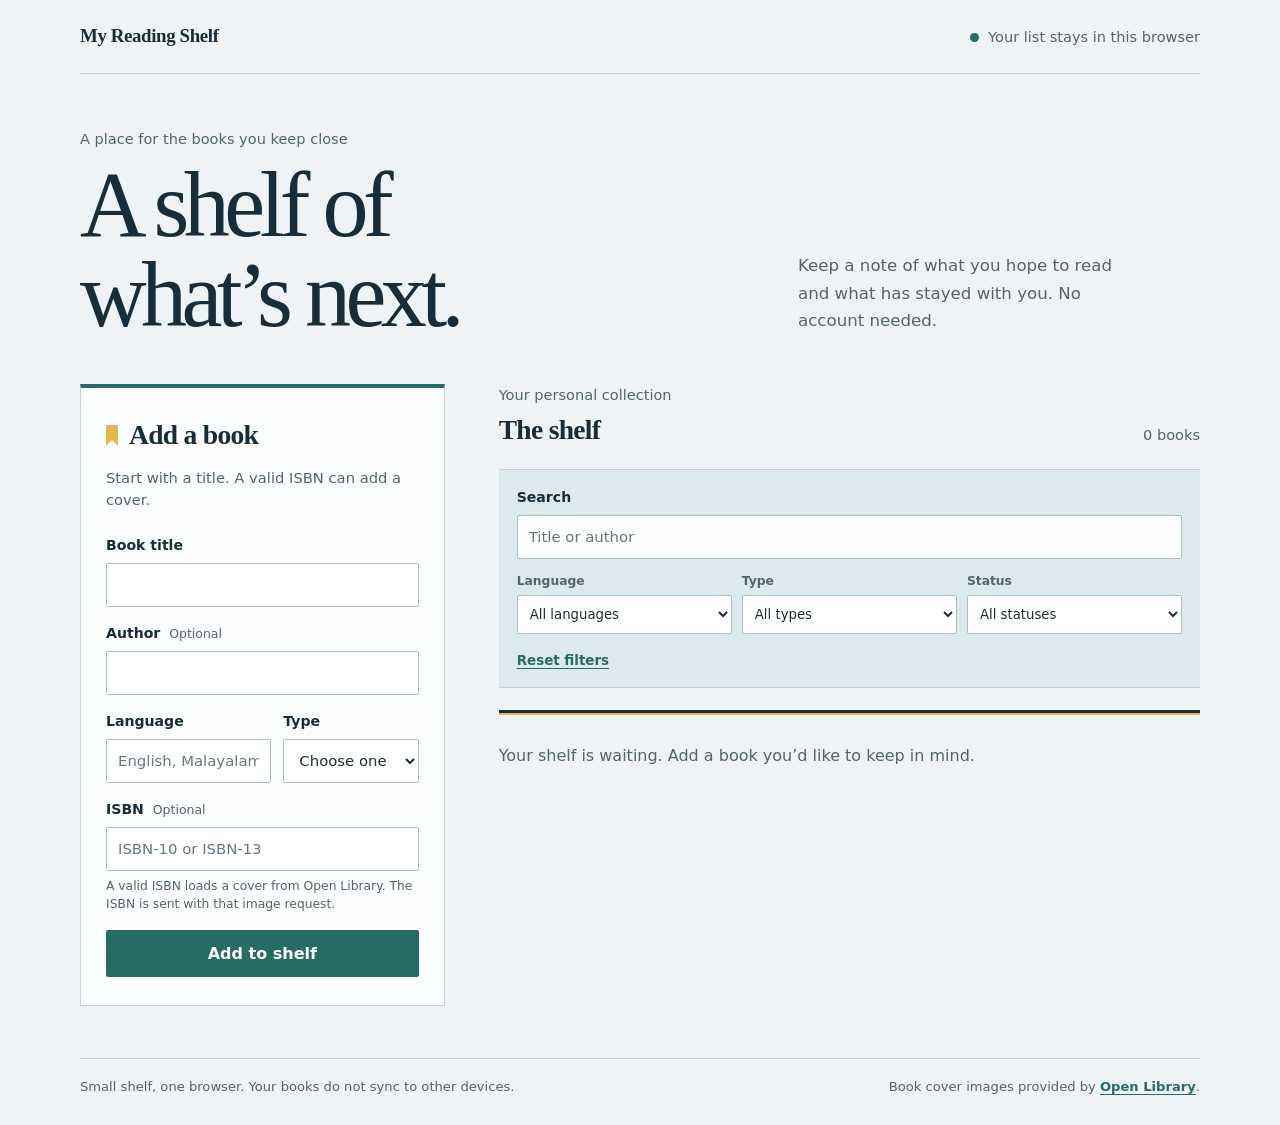
<file: index.html>
<!doctype html>
<html lang="en">
  <head>
    <meta charset="utf-8">
    <meta name="viewport" content="width=device-width, initial-scale=1">
    <meta name="theme-color" content="#eef4f6">
    <meta name="description" content="A small, personal shelf for books you want to read and books you have finished.">
    <title>My Reading Shelf</title>
    <link rel="stylesheet" href="styles.css">
    <script src="src/books.js" defer></script>
    <script src="src/cover-limits.js" defer></script>
    <script src="src/app.js" defer></script>
  </head>
  <body>
    <main class="page-shell">
      <header class="site-header">
        <a class="wordmark" href="#top" aria-label="My Reading Shelf home">My Reading Shelf</a>
        <span class="local-note">Your list stays in this browser</span>
      </header>

      <section class="intro" id="top" aria-labelledby="page-title">
        <div>
          <p class="intro-line">A place for the books you keep close</p>
          <h1 id="page-title">A shelf of<br>what’s next.</h1>
        </div>
        <p class="intro-copy">Keep a note of what you hope to read and what has stayed with you. No account needed.</p>
      </section>

      <p id="notice" class="notice" role="status" aria-live="polite" hidden></p>

      <div class="workspace">
        <section class="entry-panel" aria-labelledby="entry-title">
          <div class="section-heading">
            <span class="bookmark-mark" aria-hidden="true"></span>
            <h2 id="entry-title">Add a book</h2>
          </div>
          <p class="panel-copy">Start with a title. A valid ISBN can add a cover.</p>

          <form id="book-form" novalidate>
            <div class="field">
              <label for="title">Book title</label>
              <input id="title" name="title" type="text" autocomplete="off" maxlength="200" required>
            </div>
            <div class="field">
              <label for="author">Author <span class="optional">Optional</span></label>
              <input id="author" name="author" type="text" autocomplete="off" maxlength="120">
            </div>
            <div class="field-row">
              <div class="field">
                <label for="language">Language</label>
                <input id="language" name="language" type="text" autocomplete="off" maxlength="40" placeholder="English, Malayalam…" required>
              </div>
              <div class="field">
                <label for="type">Type</label>
                <select id="type" name="type" required>
                  <option value="">Choose one</option>
                  <option value="Fiction">Fiction</option>
                  <option value="Nonfiction">Nonfiction</option>
                </select>
              </div>
            </div>
            <div class="field">
              <label for="isbn">ISBN <span class="optional">Optional</span></label>
              <input id="isbn" name="isbn" type="text" inputmode="numeric" autocomplete="off" maxlength="24" placeholder="ISBN-10 or ISBN-13">
              <small class="field-help">A valid ISBN loads a cover from Open Library. The ISBN is sent with that image request.</small>
            </div>
            <button class="primary-button" type="submit">Add to shelf</button>
          </form>
        </section>

        <section class="shelf-panel" aria-labelledby="shelf-title">
          <div class="shelf-topline">
            <div>
              <p class="intro-line">Your personal collection</p>
              <h2 id="shelf-title">The shelf</h2>
            </div>
            <p id="book-count" class="book-count" aria-live="polite">0 books</p>
          </div>

          <div class="filter-panel" role="group" aria-label="Find a book">
            <div class="field search-field">
              <label for="search">Search</label>
              <input id="search" type="search" placeholder="Title or author">
            </div>
            <div class="filter-row">
              <div class="field">
                <label for="filter-language">Language</label>
                <select id="filter-language">
                  <option value="">All languages</option>
                </select>
              </div>
              <div class="field">
                <label for="filter-type">Type</label>
                <select id="filter-type">
                  <option value="">All types</option>
                  <option value="Fiction">Fiction</option>
                  <option value="Nonfiction">Nonfiction</option>
                </select>
              </div>
              <div class="field">
                <label for="filter-status">Status</label>
                <select id="filter-status">
                  <option value="">All statuses</option>
                  <option value="Want to read">Want to read</option>
                  <option value="Finished">Finished</option>
                </select>
              </div>
            </div>
            <button id="reset-filters" class="text-button" type="button">Reset filters</button>
          </div>

          <div class="shelf-rule" aria-hidden="true"></div>
          <p id="empty-state" class="empty-state">Your shelf is waiting. Add a book you’d like to keep in mind.</p>
          <p id="no-results" class="empty-state" role="status" aria-live="polite" hidden>No books match those filters. Try changing them.</p>
          <ul id="book-list" class="book-list" aria-label="Books on your shelf"></ul>
        </section>
      </div>

      <footer class="site-footer">
        <p>Small shelf, one browser. Your books do not sync to other devices.</p>
        <p>Book cover images provided by <a href="https://openlibrary.org/" target="_blank" rel="noreferrer">Open Library</a>.</p>
      </footer>
    </main>
  </body>
</html>
</file>
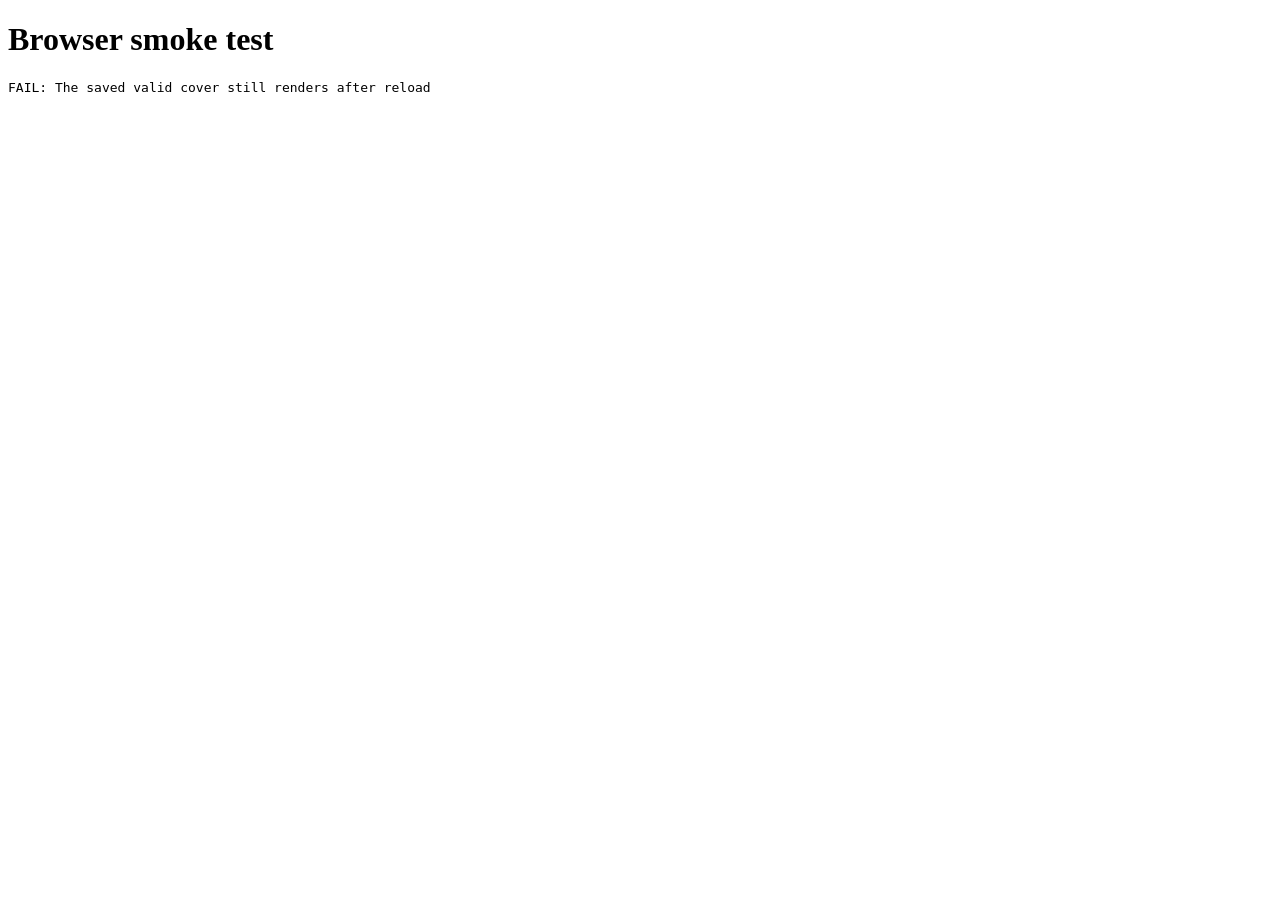
<file: tests/browser-smoke.html>
<!doctype html>
<html lang="en">
  <head>
    <meta charset="utf-8">
    <title>My Reading Shelf browser smoke test</title>
  </head>
  <body>
    <h1>Browser smoke test</h1>
    <pre id="results" role="status">Running…</pre>
    <iframe id="shelf" title="Reading shelf under test" hidden></iframe>
    <script>
      const output = document.querySelector('#results');
      const shelf = document.querySelector('#shelf');
      const storageKey = 'my-reading-shelf.books.v1';
      const check = (condition, message) => {
        if (!condition) throw new Error(message);
      };
      const loadShelf = () => new Promise((resolve) => {
        shelf.addEventListener('load', resolve, { once: true });
        shelf.src = '../index.html';
      });
      const fire = (element, type) => {
        element.dispatchEvent(
          new shelf.contentWindow.Event(type, { bubbles: true, cancelable: true }),
        );
      };
      const set = (selector, value, event = 'input') => {
        const element = shelf.contentDocument.querySelector(selector);
        check(element, `Missing ${selector}`);
        element.value = value;
        fire(element, event);
      };
      const addBook = (book) => {
        const doc = shelf.contentDocument;
        for (const [field, value] of Object.entries(book)) set(`#${field}`, value);
        fire(doc.querySelector('#book-form'), 'submit');
      };
      const row = (id) => shelf.contentDocument.querySelector(`[data-book-id="${id}"]`);
      const visible = (element) => !element.hidden;
      const wait = () => new Promise((resolve) => setTimeout(resolve, 0));

      (async () => {
        try {
          localStorage.clear();
          localStorage.setItem(storageKey, '{malformed');
          await loadShelf();
          let doc = shelf.contentDocument;
          check(doc.querySelector('#title'), 'The title field is present');
          check(doc.querySelector('#isbn'), 'The optional ISBN field is present');
          check(doc.querySelector('#notice').textContent.length > 0, 'Malformed saved data is explained');
          check(doc.querySelector('#empty-state'), 'The empty-shelf guidance is present');

          addBook({
            title: 'title',
            author: 'author',
            language: 'English',
            type: 'Fiction',
            isbn: '978-0-385-53322-5',
          });
          check(row('book-1') || doc.querySelector('#book-list li'), 'A book is added');
          await wait();
          doc = shelf.contentDocument;
          const validRow = doc.querySelector('#book-list li');
          const validImage = validRow.querySelector('.book-cover img');
          check(validImage, 'A valid ISBN creates one cover image');
          check(validImage.loading === 'lazy', 'The cover image is lazy-loaded');
          check(
            validImage.src === 'https://covers.openlibrary.org/b/isbn/9780385533225-M.jpg?default=false',
            'The cover URL contains the normalized ISBN',
          );

          addBook({
            title: 'title',
            author: 'author',
            language: 'Malayalam',
            type: 'Nonfiction',
            isbn: 'bad-isbn',
          });
          await wait();
          doc = shelf.contentDocument;
          const rows = [...doc.querySelectorAll('#book-list li')];
          check(rows.length === 2, 'A non-empty invalid ISBN does not block saving');
          const invalidRow = rows.find((item) => item !== validRow);
          check(!invalidRow.querySelector('.book-cover img'), 'An invalid ISBN does not request a cover');
          const unsafeTitle = '<img src=x onerror=alert(1)>';
          set('#title', unsafeTitle);
          set('#author', 'HTML-like title test');
          set('#language', 'English');
          set('#type', 'Fiction', 'change');
          set('#isbn', '');
          fire(doc.querySelector('#book-form'), 'submit');
          await wait();
          doc = shelf.contentDocument;
          const unsafeRow = [...doc.querySelectorAll('#book-list li')].find(
            (item) => item.querySelector('.book-title').textContent === unsafeTitle,
          );
          check(unsafeRow, 'HTML-like input is displayed literally');
          check(!unsafeRow.querySelector('.book-title img'), 'HTML-like input creates no element');
          check(!unsafeRow.querySelector('.book-cover img'), 'A blank ISBN does not request a cover');

          set('#search', 'author');
          check(visible(validRow) && visible(invalidRow) && !visible(unsafeRow), 'Search finds matching authors');
          set('#filter-language', 'Malayalam', 'change');
          set('#filter-type', 'Nonfiction', 'change');
          set('#filter-status', 'Want to read', 'change');
          check(visible(invalidRow) && !visible(validRow), 'Combined filters isolate matching books');
          const status = validRow.querySelector('.status-select');
          status.value = 'Finished';
          fire(status, 'change');
          check(status.value === 'Finished', 'A book status can be changed');
          check(validRow.querySelector('.book-cover img') === validImage, 'Filter and status changes keep the existing cover node');

          doc.querySelector('#reset-filters').click();
          check([...doc.querySelectorAll('#book-list li')].every(visible), 'Filters can be reset');
          invalidRow.querySelector('.remove-book').click();
          await wait();
          doc = shelf.contentDocument;
          check(doc.querySelectorAll('#book-list li').length === 2, 'Only the requested book is removed');

          const previousLoad = new Promise((resolve) => shelf.addEventListener('load', resolve, { once: true }));
          shelf.contentWindow.location.reload();
          await previousLoad;
          await wait();
          doc = shelf.contentDocument;
          check(doc.querySelectorAll('#book-list li').length === 2, 'Books persist after reload');
          const persistedImage = doc.querySelector('#book-list li .book-cover img');
          check(persistedImage, 'The saved valid cover still renders after reload');
          const coverBox = persistedImage.parentElement;
          persistedImage.dispatchEvent(new shelf.contentWindow.Event('error'));
          check(!coverBox.querySelector('img'), 'A cover error replaces the image');
          check(coverBox.textContent.includes('Cover not available'), 'The missing-cover message is readable');

          const coverHistory = Array.from({ length: 90 }, (_, index) => Date.now() - index - 1);
          localStorage.setItem('my-reading-shelf.cover-requests.v1', JSON.stringify(coverHistory));
          const cappedReload = new Promise((resolve) => shelf.addEventListener('load', resolve, { once: true }));
          shelf.contentWindow.location.reload();
          await cappedReload;
          await wait();
          doc = shelf.contentDocument;
          const skippedCover = doc.querySelector('#book-list li .book-cover');
          check(skippedCover && !skippedCover.querySelector('img'), 'The request cap prevents a cover image from loading');
          check(skippedCover.textContent.includes('Cover skipped for now'), 'The capped cover gets a readable placeholder');

          const originalSetItem = shelf.contentWindow.Storage.prototype.setItem;
          shelf.contentWindow.Storage.prototype.setItem = function () {
            throw new Error('Storage is unavailable');
          };
          addBook({ title: 'title', author: 'author', language: 'English', type: 'Fiction', isbn: '' });
          await wait();
          doc = shelf.contentDocument;
          check(doc.querySelector('#notice').textContent.length > 0, 'A save failure is explained');
          shelf.contentWindow.Storage.prototype.setItem = originalSetItem;
          const recoveryStatus = doc.querySelector('#book-list li .status-select');
          recoveryStatus.value = recoveryStatus.value === 'Finished' ? 'Want to read' : 'Finished';
          fire(recoveryStatus, 'change');
          check(doc.querySelector('#notice').textContent === 'Reading status updated.', 'A successful save clears an earlier warning');

          output.textContent = 'PASS: malformed storage, add, ISBN cover/fallback, safe text, search, filters, status, removal, persistence, and storage warning';
          document.title = 'PASS — My Reading Shelf browser smoke test';
        } catch (error) {
          output.textContent = `FAIL: ${error.message}`;
          document.title = 'FAIL — My Reading Shelf browser smoke test';
          console.error(error);
        }
      })();
    </script>
  </body>
</html>
</file>
<file: styles.css>
:root {
  color-scheme: light;
  --paper: #eef4f6;
  --ink: #172e3a;
  --muted: #52656d;
  --teal: #276b67;
  --gold: #e3b94f;
  --line: #c4d2d8;
  --white: #fbfdfe;
  --soft-blue: #dce9ed;
  --warning: #8c4e24;
  font-family: ui-sans-serif, system-ui, -apple-system, BlinkMacSystemFont, "Segoe UI", sans-serif;
  font-synthesis: none;
  text-rendering: optimizeLegibility;
}

* {
  box-sizing: border-box;
}

body {
  margin: 0;
  background: var(--paper);
  color: var(--ink);
  line-height: 1.5;
}

button,
input,
select {
  font: inherit;
}

button,
select,
input {
  color: inherit;
}

.page-shell {
  width: min(1120px, calc(100% - 40px));
  margin: 0 auto;
}

.site-header {
  min-height: 74px;
  display: flex;
  align-items: center;
  justify-content: space-between;
  gap: 20px;
  border-bottom: 1px solid var(--line);
}

.wordmark {
  color: var(--ink);
  font-family: Georgia, "Times New Roman", serif;
  font-size: 1.18rem;
  font-weight: 700;
  letter-spacing: -0.02em;
  text-decoration: none;
}

.local-note,
.intro-line,
.book-count {
  color: var(--muted);
  font-size: 0.91rem;
}

.local-note::before {
  content: "";
  display: inline-block;
  width: 9px;
  height: 9px;
  margin-right: 9px;
  border-radius: 50%;
  background: var(--teal);
}

.intro {
  padding: 54px 0 44px;
  display: grid;
  grid-template-columns: minmax(0, 1.25fr) minmax(220px, 0.75fr);
  align-items: end;
  gap: 48px;
}

.intro-line {
  margin: 0 0 10px;
}

.intro h1 {
  margin: 0;
  max-width: 690px;
  font-family: Georgia, "Times New Roman", serif;
  font-size: clamp(3.1rem, 7.2vw, 6.1rem);
  font-weight: 500;
  letter-spacing: -0.06em;
  line-height: 0.98;
}

.intro-copy {
  max-width: 31ch;
  margin: 0 0 6px;
  color: var(--muted);
  font-size: 1.04rem;
  line-height: 1.65;
}

.workspace {
  display: grid;
  grid-template-columns: minmax(270px, 0.78fr) minmax(0, 1.5fr);
  gap: 54px;
  align-items: start;
  padding-bottom: 52px;
}

.entry-panel {
  padding: 26px 25px 28px;
  background: var(--white);
  border: 1px solid var(--line);
  border-top: 4px solid var(--teal);
}

.section-heading {
  display: flex;
  align-items: center;
  gap: 11px;
}

.bookmark-mark {
  display: inline-block;
  width: 12px;
  height: 21px;
  background: var(--gold);
  clip-path: polygon(0 0, 100% 0, 100% 100%, 50% 75%, 0 100%);
}

.section-heading h2,
.shelf-topline h2 {
  margin: 0;
  font-family: Georgia, "Times New Roman", serif;
  font-size: 1.72rem;
  font-weight: 600;
  letter-spacing: -0.025em;
}

.panel-copy {
  margin: 11px 0 24px;
  color: var(--muted);
  font-size: 0.92rem;
}

.field {
  min-width: 0;
  display: flex;
  flex-direction: column;
  gap: 7px;
}

#book-form {
  display: grid;
  gap: 16px;
}

.field label {
  font-size: 0.88rem;
  font-weight: 650;
}

.optional {
  margin-left: 4px;
  color: var(--muted);
  font-size: 0.78rem;
  font-weight: 400;
}

input,
select {
  width: 100%;
  min-height: 44px;
  padding: 9px 11px;
  border: 1px solid #aebfc6;
  border-radius: 2px;
  background: #fff;
  font-size: 0.93rem;
}

input::placeholder {
  color: #65777f;
  opacity: 1;
}

input:focus-visible,
select:focus-visible,
button:focus-visible,
a:focus-visible {
  outline: 3px solid var(--teal);
  outline-offset: 2px;
}

.field-row {
  display: grid;
  grid-template-columns: 1.1fr 0.9fr;
  gap: 12px;
}

.field-help {
  color: var(--muted);
  font-size: 0.77rem;
  line-height: 1.45;
}

.primary-button {
  min-height: 47px;
  padding: 11px 18px;
  border: 0;
  border-radius: 2px;
  background: var(--teal);
  color: #fff;
  cursor: pointer;
  font-weight: 700;
  transition: background-color 140ms ease, transform 140ms ease;
}

.primary-button:hover {
  background: #1d5652;
}

.primary-button:active {
  transform: translateY(1px);
}

.notice {
  margin: 0 0 28px;
  padding: 12px 15px;
  border-left: 4px solid var(--teal);
  background: #dfeceb;
  color: var(--ink);
}

.notice[data-kind="warning"] {
  border-left-color: var(--warning);
  background: #f3e9df;
}

.shelf-topline {
  display: flex;
  align-items: end;
  justify-content: space-between;
  gap: 20px;
  padding-bottom: 18px;
}

.shelf-topline .intro-line {
  margin-bottom: 3px;
}

.book-count {
  margin: 0 0 5px;
  white-space: nowrap;
}

.filter-panel {
  display: grid;
  gap: 13px;
  padding: 17px 18px 12px;
  background: var(--soft-blue);
  border-top: 1px solid var(--line);
  border-bottom: 1px solid var(--line);
}

.search-field input {
  background: var(--white);
}

.filter-row {
  display: grid;
  grid-template-columns: repeat(3, minmax(0, 1fr));
  gap: 10px;
}

.filter-row .field {
  gap: 5px;
}

.filter-row label {
  color: var(--muted);
  font-size: 0.77rem;
  font-weight: 600;
}

.filter-row select {
  min-height: 39px;
  padding: 7px 8px;
  font-size: 0.83rem;
}

.text-button,
.remove-book {
  justify-self: start;
  padding: 4px 0;
  border: 0;
  background: transparent;
  color: var(--teal);
  cursor: pointer;
  font-size: 0.84rem;
  font-weight: 650;
  text-decoration: underline;
  text-underline-offset: 3px;
}

.text-button:hover,
.remove-book:hover {
  color: var(--ink);
}

.shelf-rule {
  height: 5px;
  margin-top: 22px;
  background: var(--ink);
  border-bottom: 2px solid var(--gold);
}

.empty-state {
  margin: 0;
  padding: 28px 0;
  color: var(--muted);
  line-height: 1.6;
}

.book-list {
  margin: 0;
  padding: 0;
  list-style: none;
}

.book-row {
  display: grid;
  grid-template-columns: 68px minmax(0, 1fr) auto;
  align-items: center;
  gap: 18px;
  padding: 19px 2px;
  border-bottom: 1px solid var(--line);
}

.book-row[hidden] {
  display: none;
}

.book-cover {
  width: 62px;
  height: 82px;
  display: grid;
  place-items: center;
  overflow: hidden;
  background: #dce8eb;
  border-left: 4px solid var(--teal);
  box-shadow: 2px 2px 0 rgba(23, 46, 58, 0.12);
}

.book-cover img {
  width: 100%;
  height: 100%;
  object-fit: cover;
}

.cover-placeholder {
  padding: 4px;
  color: var(--muted);
  font-size: 0.66rem;
  line-height: 1.25;
  text-align: center;
}

.book-detail {
  min-width: 0;
}

.book-title {
  margin: 0;
  overflow-wrap: anywhere;
  font-family: Georgia, "Times New Roman", serif;
  font-size: 1.16rem;
  font-weight: 600;
  line-height: 1.3;
}

.book-author {
  margin: 4px 0 7px;
  color: var(--muted);
  font-size: 0.89rem;
}

.book-metadata {
  display: flex;
  flex-wrap: wrap;
  gap: 6px;
  margin-top: 9px;
}

.book-metadata span {
  padding: 3px 8px;
  border: 1px solid #afc5c8;
  border-radius: 999px;
  color: var(--teal);
  font-size: 0.72rem;
  line-height: 1.3;
}

.book-controls {
  display: flex;
  flex-direction: column;
  align-items: flex-end;
  gap: 8px;
}

.book-controls .status-select {
  width: auto;
  max-width: 132px;
  min-height: 38px;
  padding: 6px 8px;
  border-color: #afc5c8;
  font-size: 0.78rem;
}

.remove-book {
  font-size: 0.78rem;
}

.site-footer {
  display: flex;
  justify-content: space-between;
  gap: 20px;
  padding: 18px 0 28px;
  border-top: 1px solid var(--line);
  color: var(--muted);
  font-size: 0.82rem;
}

.site-footer p {
  margin: 0;
}

.site-footer a {
  color: var(--teal);
  font-weight: 650;
  text-underline-offset: 3px;
}

@media (max-width: 760px) {
  .page-shell {
    width: min(100% - 28px, 620px);
  }

  .site-header {
    min-height: 64px;
  }

  .local-note {
    max-width: 140px;
    font-size: 0.78rem;
    text-align: right;
  }

  .intro {
    grid-template-columns: 1fr;
    gap: 17px;
    padding: 40px 0 31px;
  }

  .intro h1 {
    font-size: clamp(3.25rem, 15vw, 5rem);
  }

  .intro-copy {
    max-width: 45ch;
  }

  .workspace {
    grid-template-columns: 1fr;
    gap: 32px;
    padding-bottom: 35px;
  }

  .entry-panel {
    padding: 21px 18px 22px;
  }

  .filter-row {
    grid-template-columns: 1fr 1fr;
  }

  .filter-row .field:last-child {
    grid-column: 1 / -1;
  }

  .book-row {
    grid-template-columns: 58px minmax(0, 1fr);
    gap: 13px;
    align-items: start;
  }

  .book-cover {
    width: 54px;
    height: 73px;
  }

  .book-controls {
    grid-column: 2;
    flex-direction: row;
    align-items: center;
    justify-content: space-between;
  }

  .book-controls .status-select {
    max-width: 160px;
  }

  .site-footer {
    flex-direction: column;
    gap: 7px;
  }
}

@media (max-width: 390px) {
  .page-shell {
    width: calc(100% - 24px);
  }

  .filter-row {
    grid-template-columns: 1fr;
  }

  .filter-row .field:last-child {
    grid-column: auto;
  }

  .book-count {
    font-size: 0.8rem;
  }
}

@media (prefers-reduced-motion: reduce) {
  *,
  *::before,
  *::after {
    scroll-behavior: auto !important;
    transition-duration: 0.01ms !important;
  }
}
</file>
